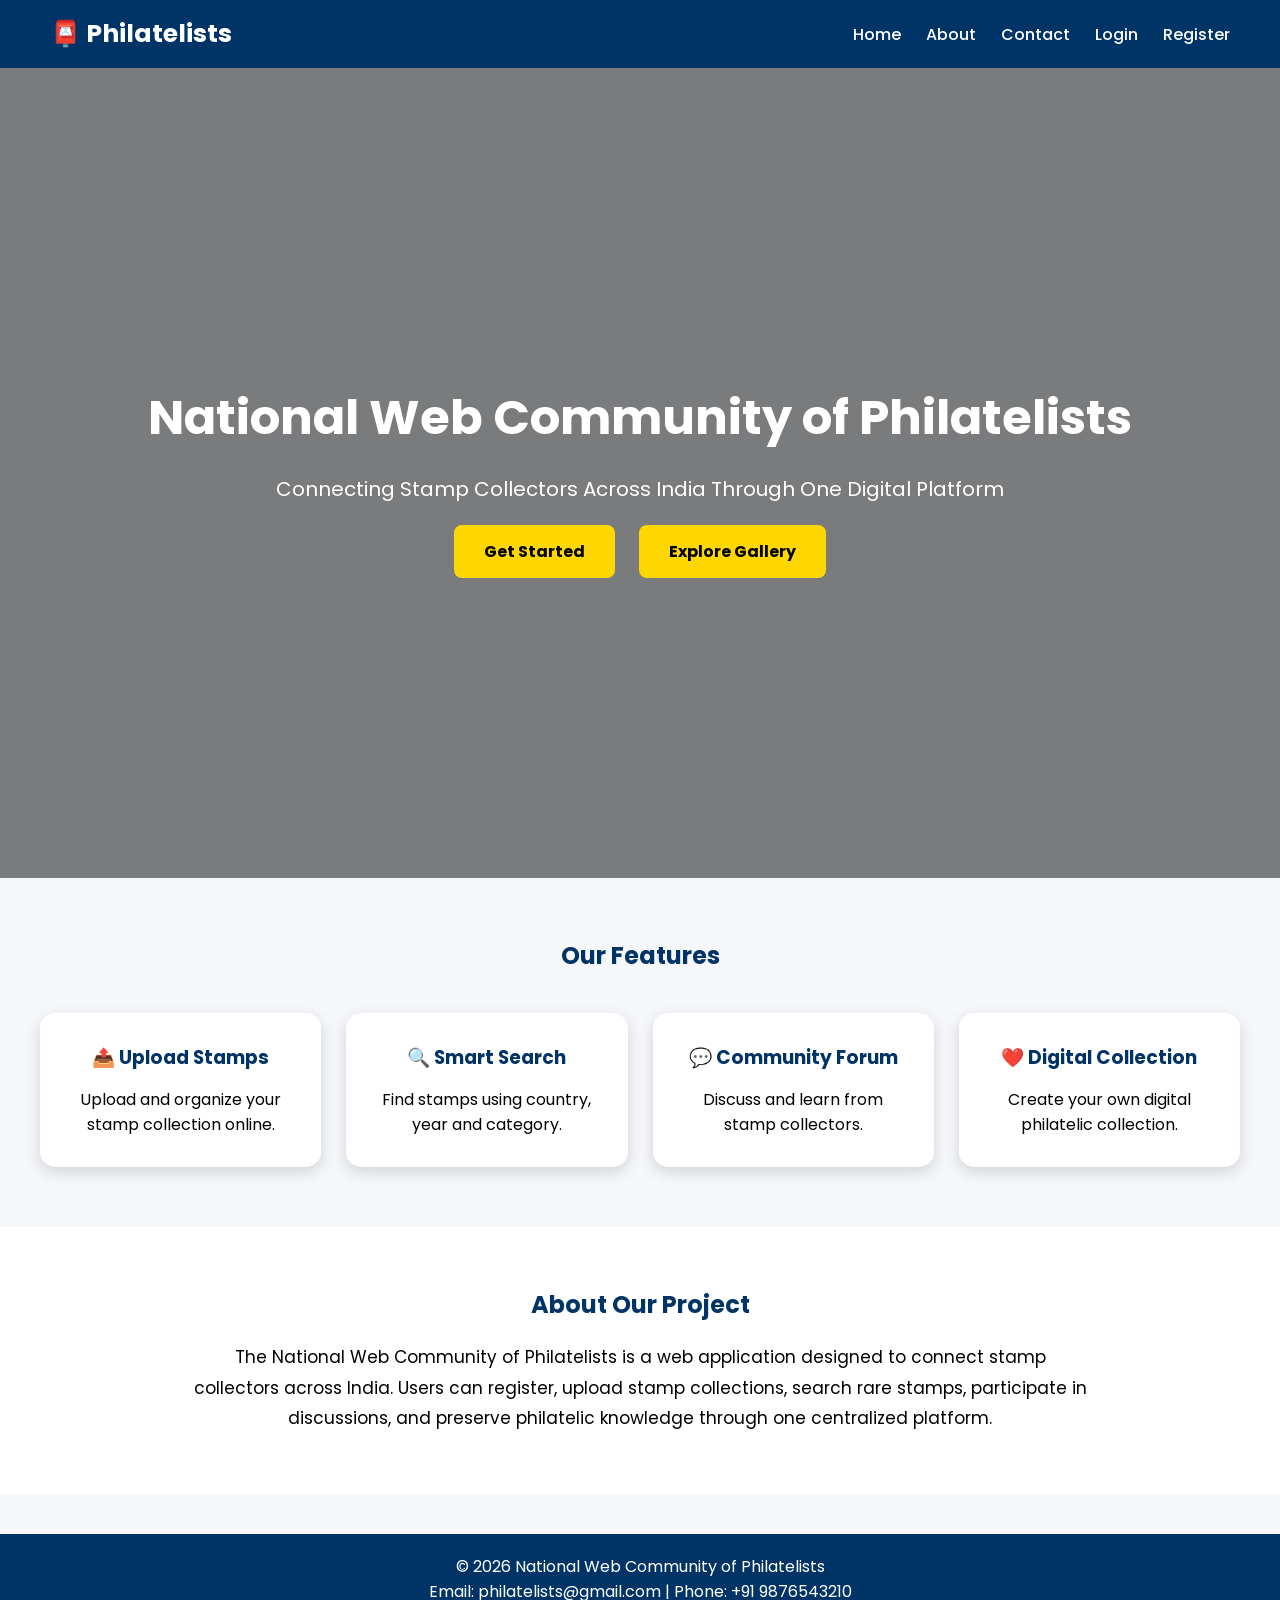
<file: index.html>
<!DOCTYPE html>
<html lang="en">
<head>
<meta charset="UTF-8">
<meta name="viewport" content="width=device-width, initial-scale=1.0">
<title>National Web Community of Philatelists</title>

<link href="https://fonts.googleapis.com/css2?family=Poppins:wght@300;400;500;600;700&display=swap" rel="stylesheet">
<style>

*{
margin:0;
padding:0;
box-sizing:border-box;
font-family:'Poppins',sans-serif;
}

body{
background:#f5f7fa;
}

/* Navbar */

nav{
background:#003366;
display:flex;
justify-content:space-between;
align-items:center;
padding:15px 50px;
}

.logo{
color:white;
font-size:25px;
font-weight:bold;
}

nav ul{
display:flex;
list-style:none;
gap:25px;
}

nav ul li a{
color:white;
text-decoration:none;
font-weight:500;
transition:.3s;
}

nav ul li a:hover{
color:#FFD700;
}

/* Hero */

.hero{

height:90vh;

display:flex;

justify-content:center;

align-items:center;

text-align:center;

background:linear-gradient(rgba(0,0,0,.5),rgba(0,0,0,.5)),
url("https://images.unsplash.com/photo-1516542076529-1ea3854896f2?w=1600");

background-size:cover;

background-position:center;

color:white;

padding:20px;

}

.hero h1{

font-size:48px;

margin-bottom:20px;

}

.hero p{

font-size:20px;

margin-bottom:35px;

}

.btn{

padding:15px 30px;

background:#FFD700;

color:black;

text-decoration:none;

font-weight:bold;

border-radius:8px;

margin:10px;

transition:.3s;

}

.btn:hover{

background:white;

}

/* Features */

.features{

padding:60px 40px;

text-align:center;

}

.features h2{

color:#003366;

margin-bottom:40px;

}

.cards{

display:grid;

grid-template-columns:repeat(auto-fit,minmax(250px,1fr));

gap:25px;

}

.card{

background:white;

padding:30px;

border-radius:15px;

box-shadow:0 5px 15px rgba(0,0,0,.15);

transition:.3s;

}

.card:hover{

transform:translateY(-8px);

}

.card h3{

color:#003366;

margin-bottom:15px;

}

/* About */

.about{

padding:60px;

background:white;

text-align:center;

}

.about h2{

color:#003366;

margin-bottom:20px;

}

.about p{

max-width:900px;

margin:auto;

line-height:1.8;

font-size:17px;

}

/* Footer */

footer{

background:#003366;

color:white;

text-align:center;

padding:20px;

margin-top:40px;

}

</style>

</head>

<body>

<nav>

<div class="logo">📮 Philatelists</div>

<ul>

<li><a href="index.html">Home</a></li>

<li><a href="about.html">About</a></li>

<li><a href="contact.html">Contact</a></li>

<li><a href="login.html">Login</a></li>

<li><a href="register.html">Register</a></li>

</ul>

</nav>

<section class="hero">

<div>

<h1>National Web Community of Philatelists</h1>

<p>
Connecting Stamp Collectors Across India Through One Digital Platform
</p>

<a href="register.html" class="btn">Get Started</a>

<a href="gallery.html" class="btn">Explore Gallery</a>

</div>

</section>

<section class="features">

<h2>Our Features</h2>

<div class="cards">

<div class="card">

<h3>📤 Upload Stamps</h3>

<p>Upload and organize your stamp collection online.</p>

</div>

<div class="card">

<h3>🔍 Smart Search</h3>

<p>Find stamps using country, year and category.</p>

</div>

<div class="card">

<h3>💬 Community Forum</h3>

<p>Discuss and learn from stamp collectors.</p>

</div>

<div class="card">

<h3>❤️ Digital Collection</h3>

<p>Create your own digital philatelic collection.</p>

</div>

</div>

</section>

<section class="about">

<h2>About Our Project</h2>

<p>

The National Web Community of Philatelists is a web application designed to connect stamp collectors across India. Users can register, upload stamp collections, search rare stamps, participate in discussions, and preserve philatelic knowledge through one centralized platform.

</p>

</section>

<footer>

<p>© 2026 National Web Community of Philatelists</p>

<p>Email: philatelists@gmail.com | Phone: +91 9876543210</p>

</footer>

</body>
</html>
</file>
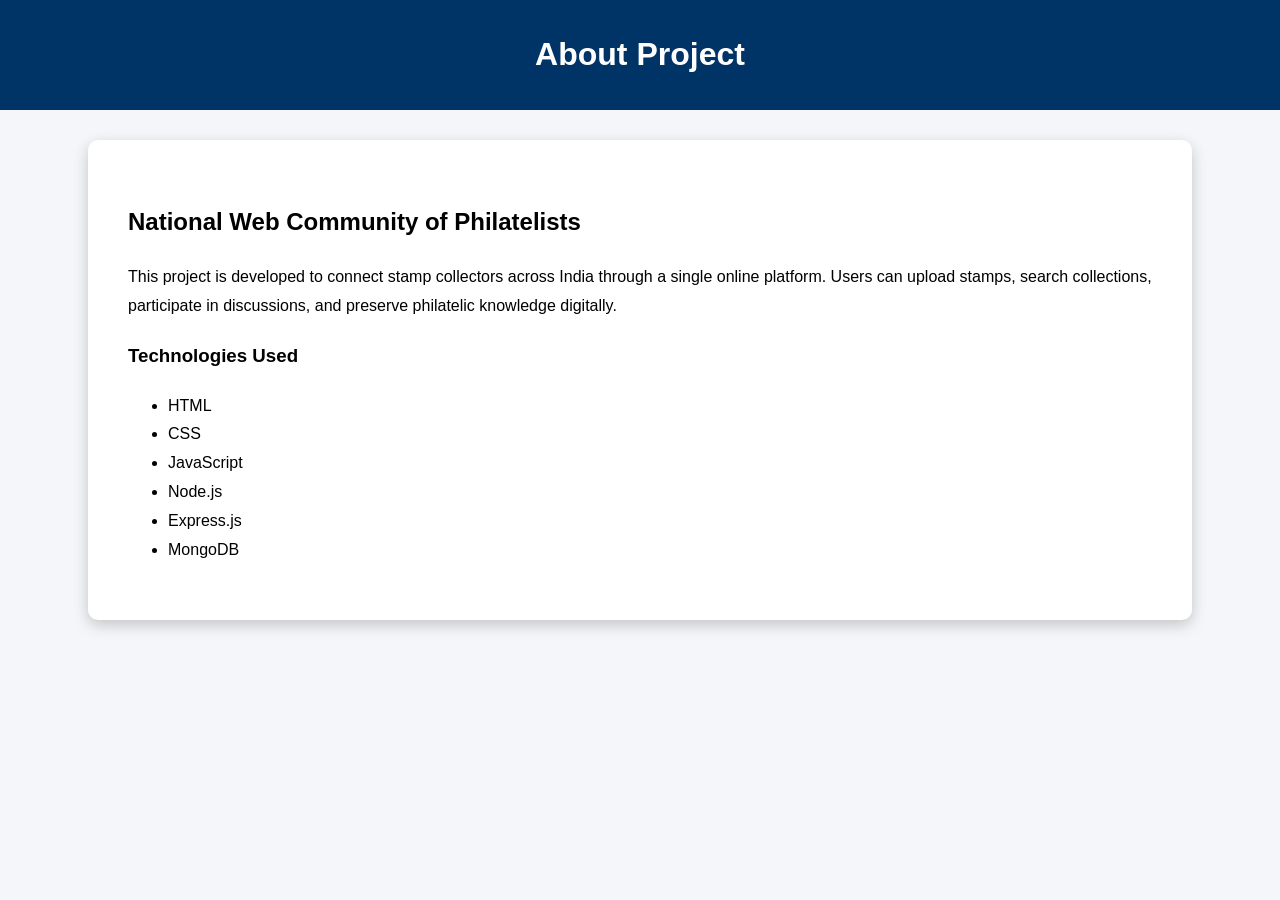
<file: about.html>
<!DOCTYPE html>
<html>
<head>

<title>About</title>

<style>

body{

font-family:Arial;

background:#f4f6f9;

margin:0;

}

header{

background:#003366;

color:white;

padding:15px;

text-align:center;

}

.container{

width:80%;

margin:auto;

padding:40px;

background:white;

margin-top:30px;

border-radius:10px;

box-shadow:0 5px 15px rgba(0,0,0,.2);

line-height:1.8;

}

</style>

</head>

<body>

<header>

<h1>About Project</h1>

</header>

<div class="container">

<h2>National Web Community of Philatelists</h2>

<p>

This project is developed to connect stamp collectors across India through a single online platform.

Users can upload stamps, search collections, participate in discussions, and preserve philatelic knowledge digitally.

</p>

<h3>Technologies Used</h3>

<ul>

<li>HTML</li>

<li>CSS</li>

<li>JavaScript</li>

<li>Node.js</li>

<li>Express.js</li>

<li>MongoDB</li>

</ul>

</div>

</body>
</html>
</file>
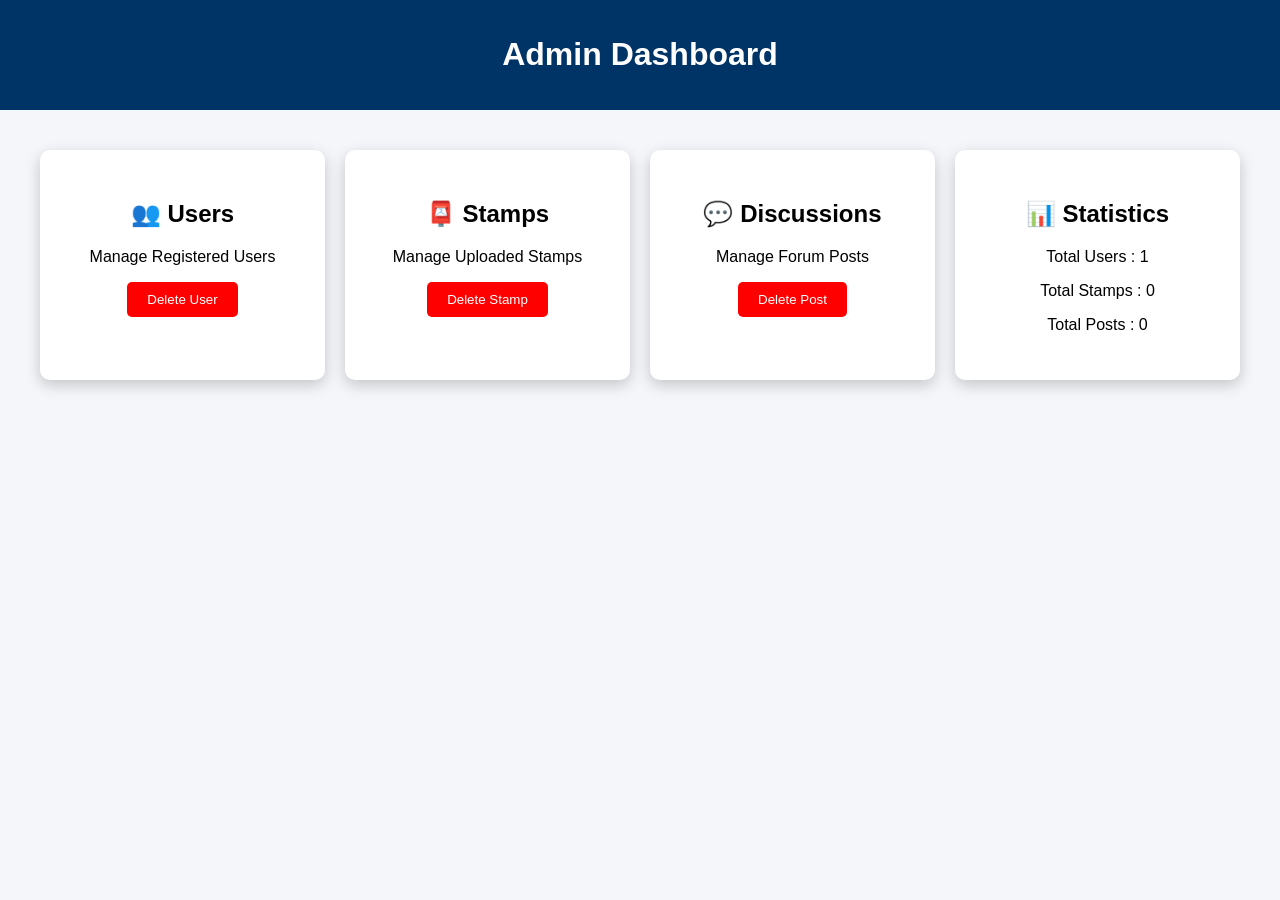
<file: admin.html>
<!DOCTYPE html>
<html>
<head>

<title>Admin Panel</title>

<style>

body{
font-family:Arial;
background:#f4f6f9;
margin:0;
}

header{
background:#003366;
color:white;
padding:15px;
text-align:center;
}

.container{
display:grid;
grid-template-columns:repeat(auto-fit,minmax(250px,1fr));
gap:20px;
padding:40px;
}

.card{

background:white;

padding:30px;

text-align:center;

border-radius:10px;

box-shadow:0 5px 15px rgba(0,0,0,.2);

}

button{

padding:10px 20px;

background:red;

color:white;

border:none;

border-radius:5px;

cursor:pointer;

}

</style>

</head>

<body>

<header>

<h1>Admin Dashboard</h1>

</header>

<div class="container">

<div class="card">

<h2>👥 Users</h2>

<p>Manage Registered Users</p>

<button>Delete User</button>

</div>

<div class="card">

<h2>📮 Stamps</h2>

<p>Manage Uploaded Stamps</p>

<button>Delete Stamp</button>

</div>

<div class="card">

<h2>💬 Discussions</h2>

<p>Manage Forum Posts</p>

<button>Delete Post</button>

</div>

<div class="card">

<h2>📊 Statistics</h2>

<p>Total Users : 1</p>

<p>Total Stamps : 0</p>

<p>Total Posts : 0</p>

</div>

</div>

</body>
</html>
</file>
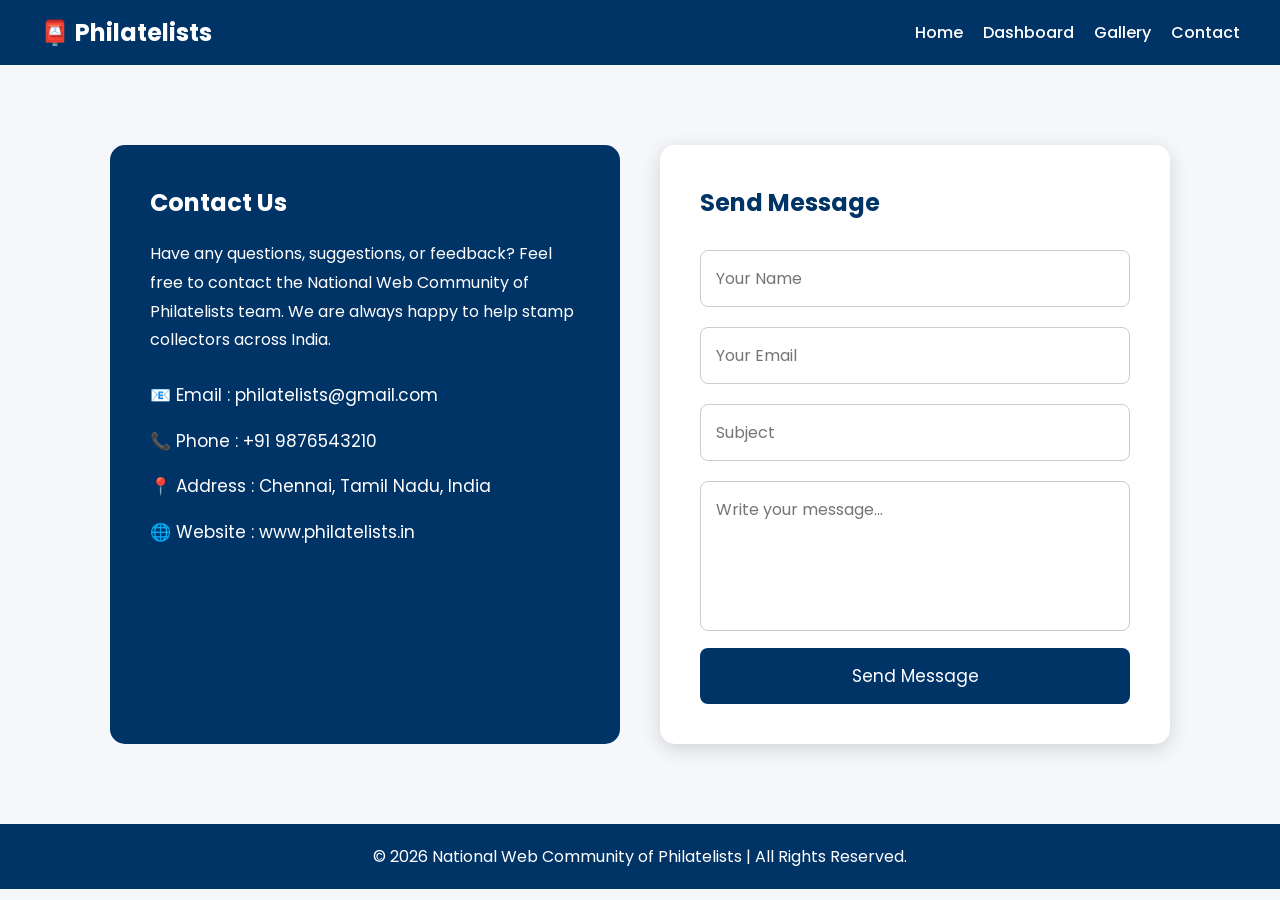
<file: contact.html>
<!DOCTYPE html>
<html lang="en">
<head>
<meta charset="UTF-8">
<meta name="viewport" content="width=device-width, initial-scale=1.0">

<title>Contact Us</title>

<link href="https://fonts.googleapis.com/css2?family=Poppins:wght@300;400;500;600;700&display=swap" rel="stylesheet">

<style>

*{
margin:0;
padding:0;
box-sizing:border-box;
font-family:'Poppins',sans-serif;
}

body{
background:#f5f7fa;
}

/* Navbar */

nav{
background:#003366;
padding:15px 40px;
display:flex;
justify-content:space-between;
align-items:center;
}

nav h2{
color:white;
}

nav ul{
display:flex;
list-style:none;
gap:20px;
}

nav ul li a{
color:white;
text-decoration:none;
font-weight:500;
}

nav ul li a:hover{
color:#FFD700;
}

/* Contact Section */

.contact{

max-width:1100px;

margin:60px auto;

display:grid;

grid-template-columns:1fr 1fr;

gap:40px;

padding:20px;

}

.left{

background:#003366;

color:white;

padding:40px;

border-radius:15px;

}

.left h1{

margin-bottom:20px;

}

.left p{

line-height:1.8;

margin-bottom:20px;

}

.info{

margin-top:25px;

}

.info p{

margin:15px 0;

font-size:17px;

}

.right{

background:white;

padding:40px;

border-radius:15px;

box-shadow:0 5px 20px rgba(0,0,0,.15);

}

.right h2{

margin-bottom:20px;

color:#003366;

}

input,textarea{

width:100%;

padding:15px;

margin:10px 0;

border:1px solid #ccc;

border-radius:8px;

font-size:16px;

}

textarea{

height:150px;

resize:none;

}

button{

width:100%;

padding:15px;

background:#003366;

color:white;

border:none;

border-radius:8px;

font-size:17px;

cursor:pointer;

}

button:hover{

background:#0055aa;

}

footer{

background:#003366;

color:white;

text-align:center;

padding:20px;

margin-top:50px;

}

@media(max-width:768px){

.contact{

grid-template-columns:1fr;

}

nav{

flex-direction:column;

}

nav ul{

margin-top:15px;

flex-wrap:wrap;

justify-content:center;

}

}

</style>

</head>

<body>

<nav>

<h2>📮 Philatelists</h2>

<ul>

<li><a href="index.html">Home</a></li>

<li><a href="dashboard.html">Dashboard</a></li>

<li><a href="gallery.html">Gallery</a></li>

<li><a href="contact.html">Contact</a></li>

</ul>

</nav>

<section class="contact">

<div class="left">

<h1>Contact Us</h1>

<p>

Have any questions, suggestions, or feedback?

Feel free to contact the National Web Community of Philatelists team.

We are always happy to help stamp collectors across India.

</p>

<div class="info">

<p>📧 Email : philatelists@gmail.com</p>

<p>📞 Phone : +91 9876543210</p>

<p>📍 Address : Chennai, Tamil Nadu, India</p>

<p>🌐 Website : www.philatelists.in</p>

</div>

</div>

<div class="right">

<h2>Send Message</h2>

<form id="contactForm">

<input type="text" placeholder="Your Name" required>

<input type="email" placeholder="Your Email" required>

<input type="text" placeholder="Subject" required>

<textarea placeholder="Write your message..." required></textarea>

<button type="submit">Send Message</button>

</form>

</div>

</section>

<footer>

© 2026 National Web Community of Philatelists | All Rights Reserved.

</footer>

<script>

document.getElementById("contactForm").addEventListener("submit",function(e){

e.preventDefault();

alert("✅ Thank you! Your message has been sent successfully.");

this.reset();

});

</script>

</body>
</html>
</file>
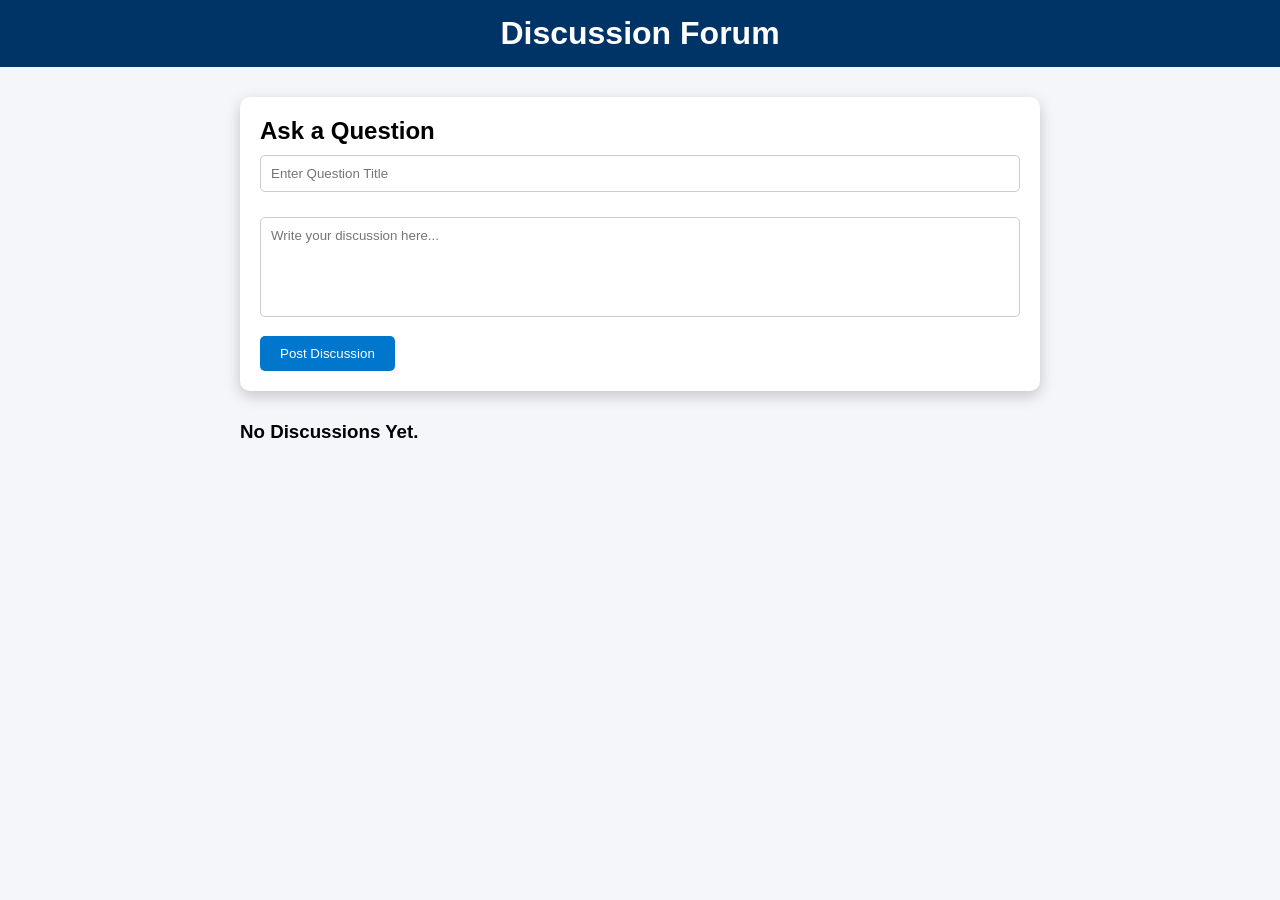
<file: forum.html>
<!DOCTYPE html>
<html lang="en">
<head>
<meta charset="UTF-8">
<meta name="viewport" content="width=device-width, initial-scale=1.0">
<title>Discussion Forum</title>

<style>

*{
margin:0;
padding:0;
box-sizing:border-box;
font-family:Arial,sans-serif;
}

body{
background:#f4f6f9;
}

header{
background:#003366;
color:white;
padding:15px;
text-align:center;
}

.container{
width:80%;
max-width:800px;
margin:30px auto;
}

form{
background:white;
padding:20px;
border-radius:10px;
box-shadow:0 5px 15px rgba(0,0,0,.2);
margin-bottom:30px;
}

input,textarea{
width:100%;
padding:10px;
margin-top:10px;
margin-bottom:15px;
border:1px solid #ccc;
border-radius:5px;
}

textarea{
height:100px;
resize:none;
}

button{
background:#0077cc;
color:white;
padding:10px 20px;
border:none;
border-radius:5px;
cursor:pointer;
}

button:hover{
background:#005fa3;
}

.post{
background:white;
padding:20px;
margin-bottom:20px;
border-radius:10px;
box-shadow:0 5px 15px rgba(0,0,0,.2);
}

.post h3{
color:#003366;
margin-bottom:10px;
}

.post p{
margin-bottom:15px;
color:#444;
}

.actions button{
margin-right:10px;
}

</style>

</head>
<body>

<header>
<h1>Discussion Forum</h1>
</header>

<div class="container">

<form id="forumForm">

<h2>Ask a Question</h2>

<input type="text" id="title" placeholder="Enter Question Title" required>

<textarea id="description" placeholder="Write your discussion here..." required></textarea>

<button type="submit">Post Discussion</button>

</form>

<div id="posts"></div>

</div>

<script>

let posts = JSON.parse(localStorage.getItem("posts")) || [];

function displayPosts(){

let output = "";

if(posts.length === 0){
output = "<h3>No Discussions Yet.</h3>";
}else{

posts.forEach(function(post,index){

output += `
<div class="post">

<h3>${post.title}</h3>

<p>${post.description}</p>

<div class="actions">
<button onclick="likePost(${index})">👍 Like</button>
<button onclick="commentPost()">💬 Comment</button>
</div>

</div>
`;

});

}

document.getElementById("posts").innerHTML = output;

}

displayPosts();

document.getElementById("forumForm").addEventListener("submit",function(e){

e.preventDefault();

let title = document.getElementById("title").value;
let description = document.getElementById("description").value;

posts.push({
title:title,
description:description
});

localStorage.setItem("posts",JSON.stringify(posts));

document.getElementById("forumForm").reset();

displayPosts();

});

function likePost(index){

alert("👍 You liked this discussion!");

}

function commentPost(){

let comment = prompt("Enter your comment:");

if(comment){
alert("Comment Added Successfully!");
}

}

</script>

</body>
</html>
</file>
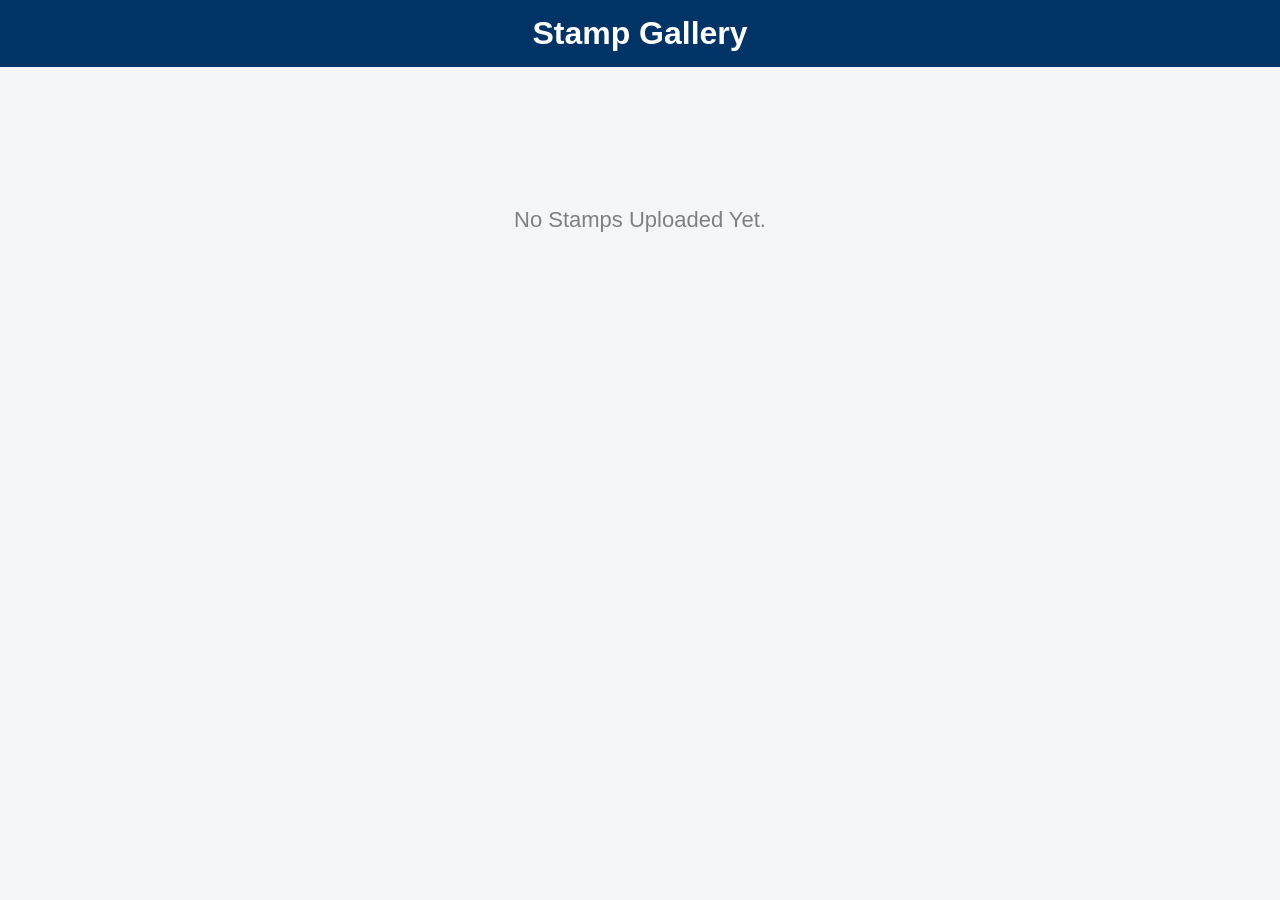
<file: gallery.html>
<!DOCTYPE html>
<html lang="en">
<head>
<meta charset="UTF-8">
<meta name="viewport" content="width=device-width, initial-scale=1.0">
<title>Stamp Gallery</title>

<style>

*{
margin:0;
padding:0;
box-sizing:border-box;
font-family:Arial,sans-serif;
}

body{
background:#f4f6f9;
}

header{
background:#003366;
color:white;
padding:15px;
text-align:center;
}

.container{
display:grid;
grid-template-columns:repeat(auto-fit,minmax(300px,1fr));
gap:20px;
padding:30px;
}

.card{
background:white;
border-radius:10px;
box-shadow:0 5px 15px rgba(0,0,0,.2);
overflow:hidden;
}

.card img{
width:100%;
height:220px;
object-fit:cover;
}

.card-content{
padding:15px;
}

.card-content h3{
color:#003366;
margin-bottom:10px;
}

.card-content p{
margin:6px 0;
color:#555;
}

.btns{
display:flex;
justify-content:space-between;
margin-top:15px;
}

button{
padding:10px 15px;
border:none;
border-radius:5px;
cursor:pointer;
color:white;
}

.like{
background:#28a745;
color:#bedac4;

}

.comment{
background:#0077cc;
color:#7691a5
}

.delete{
background:#060f3b;
color:#868daf;
}
.empty{
text-align:center;
margin-top:80px;
font-size:22px;
color:gray;
}

</style>

</head>
<body>

<header>
<h1>Stamp Gallery</h1>
</header>

<div class="container" id="gallery"></div>

<p class="empty" id="empty"></p>

<script>

let stamps = JSON.parse(localStorage.getItem("stamps")) || [];

let gallery = document.getElementById("gallery");

if(stamps.length==0){

document.getElementById("empty").innerHTML="No Stamps Uploaded Yet.";

}else{

stamps.forEach(function(stamp, index){

gallery.innerHTML += `

<div class="card">

<img src="${stamp.image }"alt="${stamp.title}">

<div class="card-content">

<h3>${stamp.name}</h3>

<p><b>Country:</b> ${stamp.country}</p>

<p><b>Year:</b> ${stamp.year}</p>

<p><b>Category:</b> ${stamp.category}</p>

<p>${stamp.description}</p>

<div class="btns">
    <button class="like" onclick="likeStamp(${index})">👍 Like</button>

    <button class="comment" onclick="commentStamp(${index})">💬 Comment</button>

    <button class="delete" onclick="deleteStamp(${index})">🗑 Delete</button>
</div>

</div>

</div>

`;

});

}
function likeStamp(index){
    alert("Liked!");
}

function commentStamp(index){
    let comment = prompt("Enter your comment:");
    if(comment){
        alert("Comment Added: " + comment);
    }
}

function deleteStamp(index){
    let stamps = JSON.parse(localStorage.getItem("stamps")) || [];

    if(confirm("Delete this stamp?")){
        stamps.splice(index,1);
        localStorage.setItem("stamps", JSON.stringify(stamps));
        location.reload();
    }
}

</script>

</body>
</html>
</file>
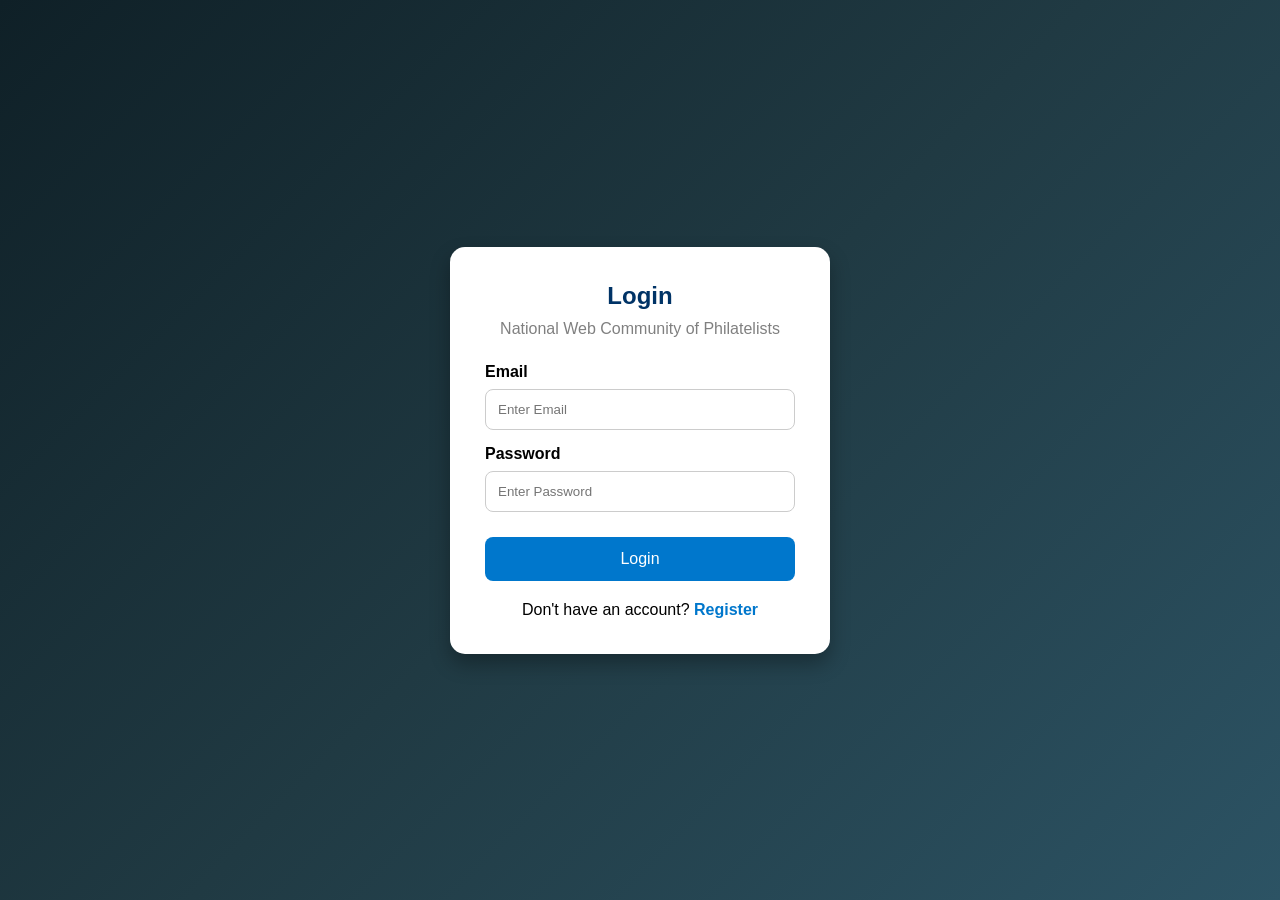
<file: Login.html>
<!DOCTYPE html>
<html lang="en">
<head>
<meta charset="UTF-8">
<meta name="viewport" content="width=device-width, initial-scale=1.0">
<title>Login | National Web Community of Philatelists</title>

<style>

*{
margin:0;
padding:0;
box-sizing:border-box;
font-family:Arial, sans-serif;
}

body{
height:100vh;
display:flex;
justify-content:center;
align-items:center;
background:linear-gradient(135deg,#0f2027,#203a43,#2c5364);
}

.container{
width:380px;
background:white;
padding:35px;
border-radius:15px;
box-shadow:0 10px 20px rgba(0,0,0,.3);
}

h2{
text-align:center;
color:#003366;
margin-bottom:10px;
}

p{
text-align:center;
color:gray;
margin-bottom:25px;
}

label{
display:block;
margin-top:15px;
font-weight:bold;
}

input{
width:100%;
padding:12px;
margin-top:8px;
border:1px solid #ccc;
border-radius:8px;
outline:none;
}

input:focus{
border-color:#0077cc;
}

button{
width:100%;
padding:13px;
margin-top:25px;
background:#0077cc;
color:white;
border:none;
border-radius:8px;
font-size:16px;
cursor:pointer;
}

button:hover{
background:#005fa3;
}

.register{
text-align:center;
margin-top:20px;
}

.register a{
text-decoration:none;
color:#0077cc;
font-weight:bold;
}

.message{
text-align:center;
margin-top:15px;
font-weight:bold;
color:green;
}

</style>

</head>
<body>

<div class="container">

<h2>Login</h2>

<p>National Web Community of Philatelists</p>

<form id="loginForm">

<label>Email</label>
<input type="email" id="email" placeholder="Enter Email" required>

<label>Password</label>
<input type="password" id="password" placeholder="Enter Password" required>

<button type="submit">Login</button>

</form>

<div class="message" id="msg"></div>

<div class="register">
Don't have an account?
<a href="register.html">Register</a>
</div>

</div>

<script>
document.getElementById("loginForm").addEventListener("submit", function(e){

    e.preventDefault();

    let email = document.getElementById("email").value;
    let password = document.getElementById("password").value;

    let user = JSON.parse(localStorage.getItem("user"));

    if(user && email === user.email && password === user.password){
        alert("Login Successful ✅");
        sessionStorage.setItem("showWelcome", "true");
        window.location.href = "dashboard.html";
    } else {
        alert("Invalid Email or Password ❌");
    }

});
function logout(){

    localStorage.removeItem("user");

    window.location.replace("login.html");

}
</script>

</body>
</html>
</file>
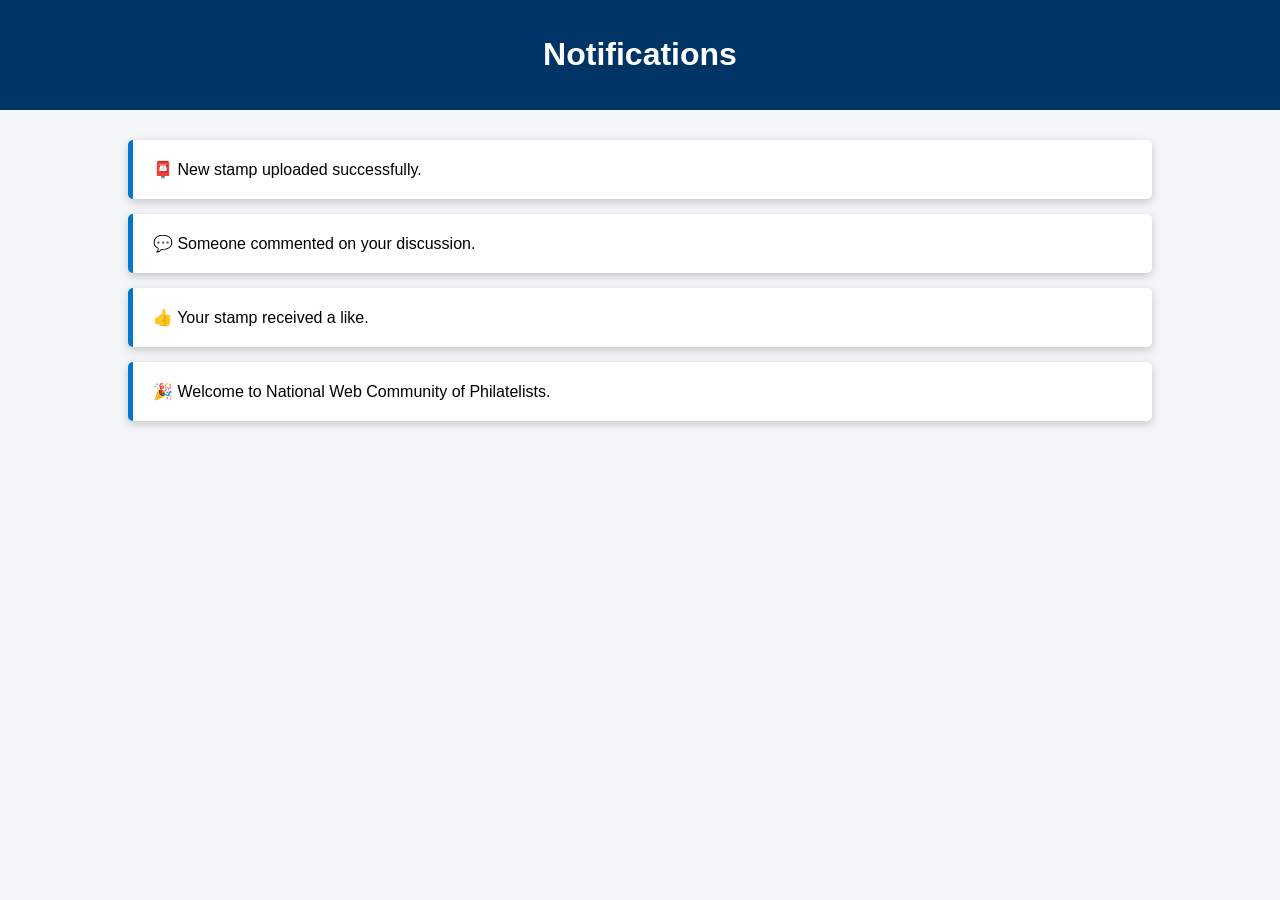
<file: notifications.html>
<!DOCTYPE html>
<html>
<head>
<title>Notifications</title>

<style>

body{
font-family:Arial;
background:#f4f6f9;
margin:0;
}

header{
background:#003366;
color:white;
padding:15px;
text-align:center;
}

.container{
width:80%;
margin:30px auto;
}

.notification{
background:white;
padding:20px;
margin-bottom:15px;
border-left:5px solid #0077cc;
box-shadow:0 3px 10px rgba(0,0,0,.2);
border-radius:5px;
}

</style>

</head>

<body>

<header>
<h1>Notifications</h1>
</header>

<div class="container">

<div class="notification">
📮 New stamp uploaded successfully.
</div>

<div class="notification">
💬 Someone commented on your discussion.
</div>

<div class="notification">
👍 Your stamp received a like.
</div>

<div class="notification">
🎉 Welcome to National Web Community of Philatelists.
</div>

</div>

</body>
</html>
</file>
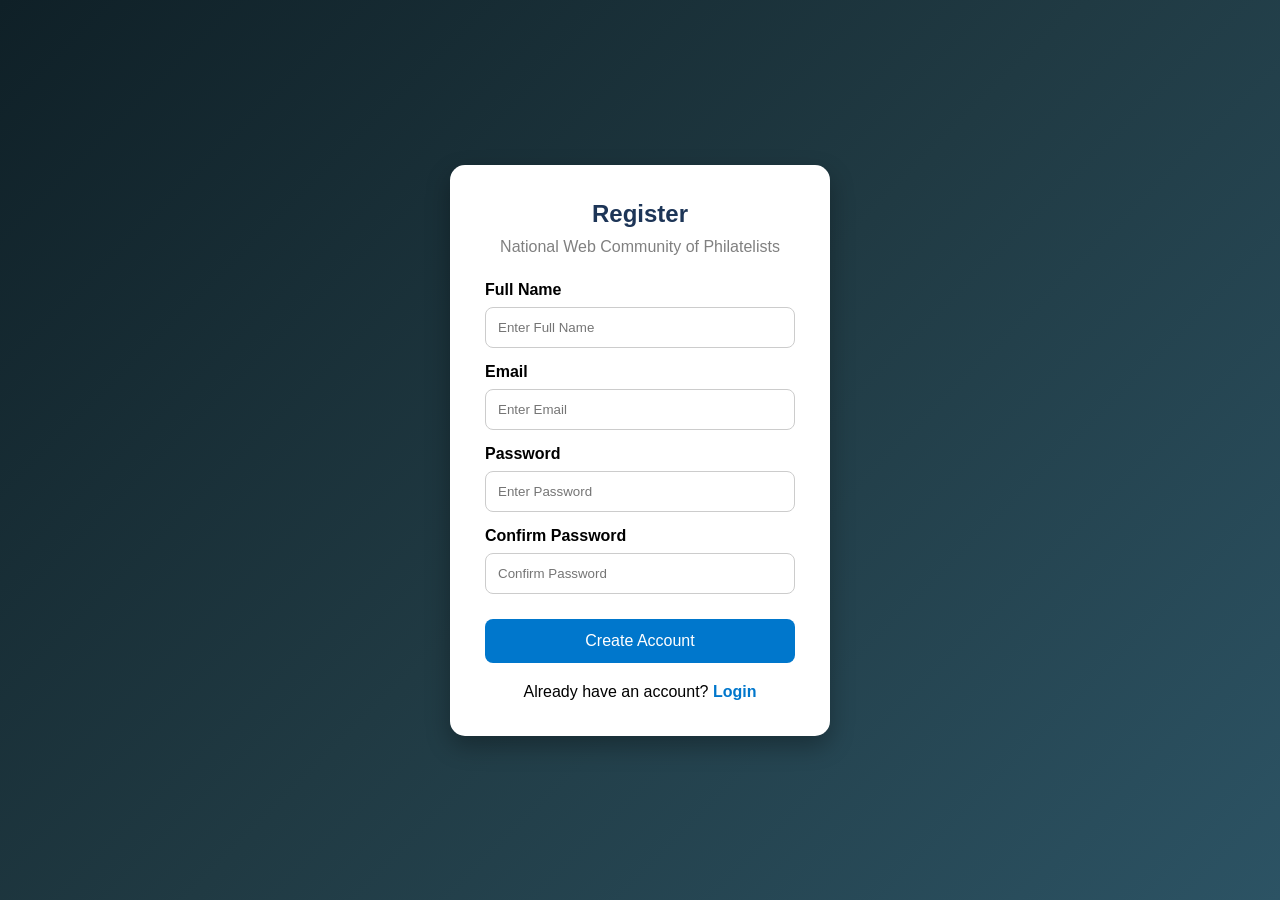
<file: Register.html>
<!DOCTYPE html>
<html lang="en">
<head>
<meta charset="UTF-8">
<meta name="viewport" content="width=device-width, initial-scale=1.0">
<title>Register | National Web Community of Philatelists</title>

<style>
*{
    margin:0;
    padding:0;
    box-sizing:border-box;
    font-family:Arial, Helvetica, sans-serif;
}

body{
    background:linear-gradient(135deg,#0f2027,#203a43,#2c5364);
    display:flex;
    justify-content:center;
    align-items:center;
    height:100vh;
}

.container{
    width:380px;
    background:#fff;
    padding:35px;
    border-radius:15px;
    box-shadow:0 10px 25px rgba(0,0,0,.3);
}

h2{
    text-align:center;
    margin-bottom:10px;
    color:#1d3557;
}

p{
    text-align:center;
    color:gray;
    margin-bottom:25px;
}

label{
    display:block;
    margin-top:15px;
    font-weight:bold;
}

input{
    width:100%;
    padding:12px;
    margin-top:8px;
    border:1px solid #ccc;
    border-radius:8px;
    outline:none;
}

input:focus{
    border-color:#0077cc;
}

button{
    width:100%;
    padding:13px;
    margin-top:25px;
    background:#0077cc;
    color:white;
    border:none;
    border-radius:8px;
    cursor:pointer;
    font-size:16px;
}

button:hover{
    background:#005fa3;
}

.login{
    text-align:center;
    margin-top:20px;
}

.login a{
    text-decoration:none;
    color:#0077cc;
    font-weight:bold;
}

.message{
    margin-top:15px;
    text-align:center;
    color:green;
    font-weight:bold;
}
</style>

</head>
<body>

<div class="container">

<h2>Register</h2>
<p>National Web Community of Philatelists</p>

<form id="registerForm">

<label>Full Name</label>
<input type="text" id="name" placeholder="Enter Full Name" required>

<label>Email</label>
<input type="email" id="email" placeholder="Enter Email" required>

<label>Password</label>
<input type="password" id="password" placeholder="Enter Password" required>

<label>Confirm Password</label>
<input type="password" id="confirmPassword" placeholder="Confirm Password" required>

<button type="submit">Create Account</button>

</form>

<div class="message" id="msg"></div>

<div class="login">
Already have an account?
<a href="login.html">Login</a>
</div>

</div>

<script>

document.getElementById("registerForm").addEventListener("submit", function(e){

    e.preventDefault();

    let name = document.getElementById("name").value;
    let email = document.getElementById("email").value;
    let password = document.getElementById("password").value;
    let confirm = document.getElementById("confirmPassword").value;

    if(password !== confirm){
        alert("Passwords do not match!");
        return;
    }

    let user = {
        name: name,
        email: email,
        password: password
    };

    localStorage.setItem("user", JSON.stringify(user));

    document.getElementById("msg").innerHTML = "Registration Successful ✅";

    setTimeout(function(){
        window.location.href = "login.html";
    },1000);

});

</script>

</body>
</html>
</file>
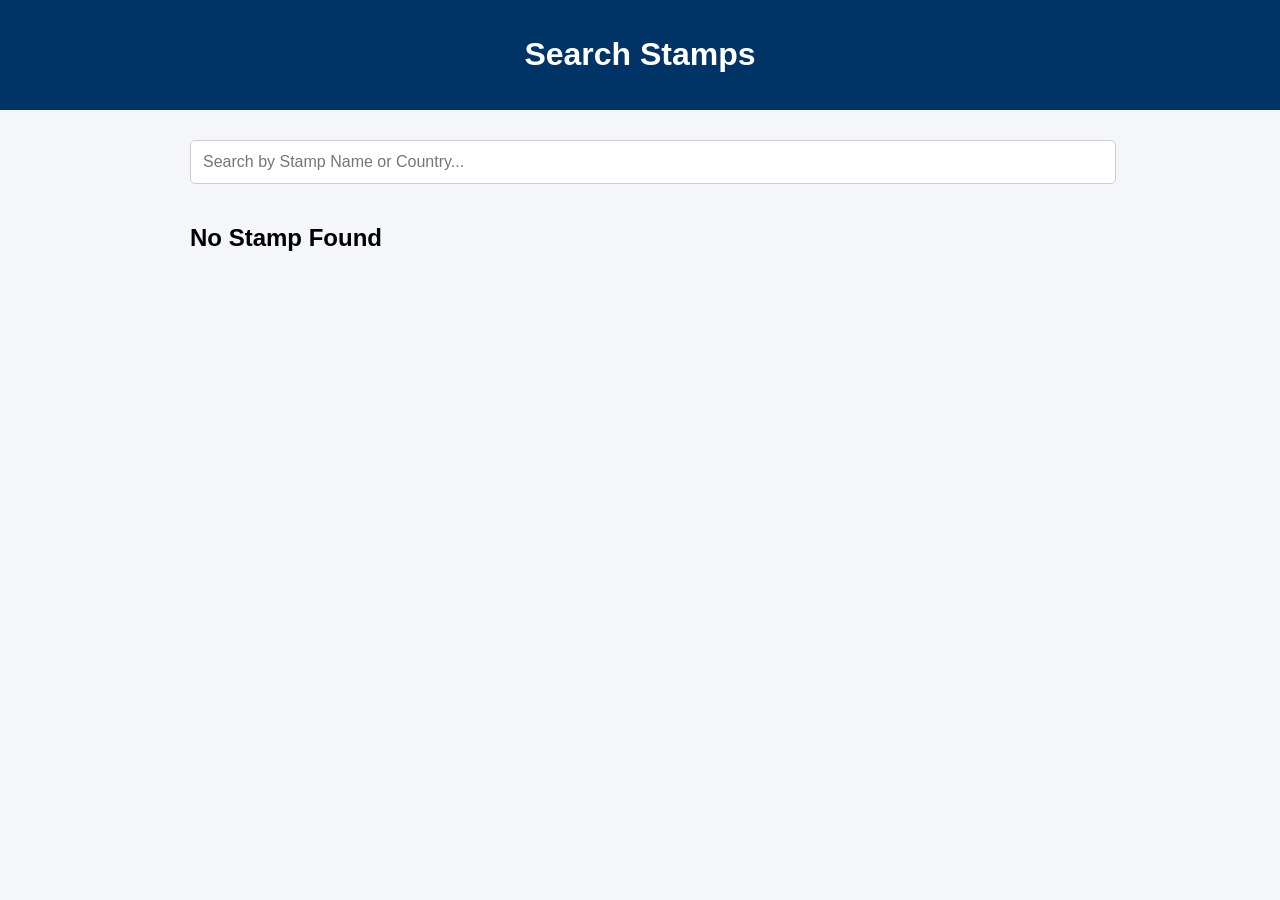
<file: search.html>
<!DOCTYPE html>
<html lang="en">
<head>
<meta charset="UTF-8">
<meta name="viewport" content="width=device-width, initial-scale=1.0">
<title>Search Stamps</title>

<style>

body{
font-family:Arial,sans-serif;
background:#f4f6f9;
margin:0;
}

header{
background:#003366;
color:white;
padding:15px;
text-align:center;
}

.container{
width:90%;
max-width:900px;
margin:30px auto;
}

input{
width:100%;
padding:12px;
font-size:16px;
border:1px solid #ccc;
border-radius:5px;
margin-bottom:20px;
}

.card{
background:white;
padding:20px;
margin-bottom:15px;
border-radius:10px;
box-shadow:0 3px 10px rgba(0,0,0,0.2);
}

.card img{
width:120px;
height:120px;
object-fit:cover;
border-radius:5px;
}

</style>

</head>

<body>

<header>
<h1>Search Stamps</h1>
</header>

<div class="container">

<input type="text" id="search" placeholder="Search by Stamp Name or Country..." onkeyup="searchStamp()">

<div id="result"></div>

</div>

<script>

let stamps = JSON.parse(localStorage.getItem("stamps")) || [];

function display(data){

let output="";

if(data.length==0){

output="<h2>No Stamp Found</h2>";

}else{

data.forEach(stamp=>{

output+=`

<div class="card">

<img src="${stamp.image || 'https://via.placeholder.com/120'}">

<h3>${stamp.name}</h3>

<p><b>Country:</b> ${stamp.country}</p>

<p><b>Year:</b> ${stamp.year}</p>

<p><b>Category:</b> ${stamp.category}</p>

<p>${stamp.description}</p>

</div>

`;

});

}

document.getElementById("result").innerHTML=output;

}

display(stamps);

function searchStamp(){

let value=document.getElementById("search").value.toLowerCase();

let filtered=stamps.filter(stamp=>

stamp.name.toLowerCase().includes(value) ||

stamp.country.toLowerCase().includes(value)

);

display(filtered);

}

</script>

</body>
</html>
</file>
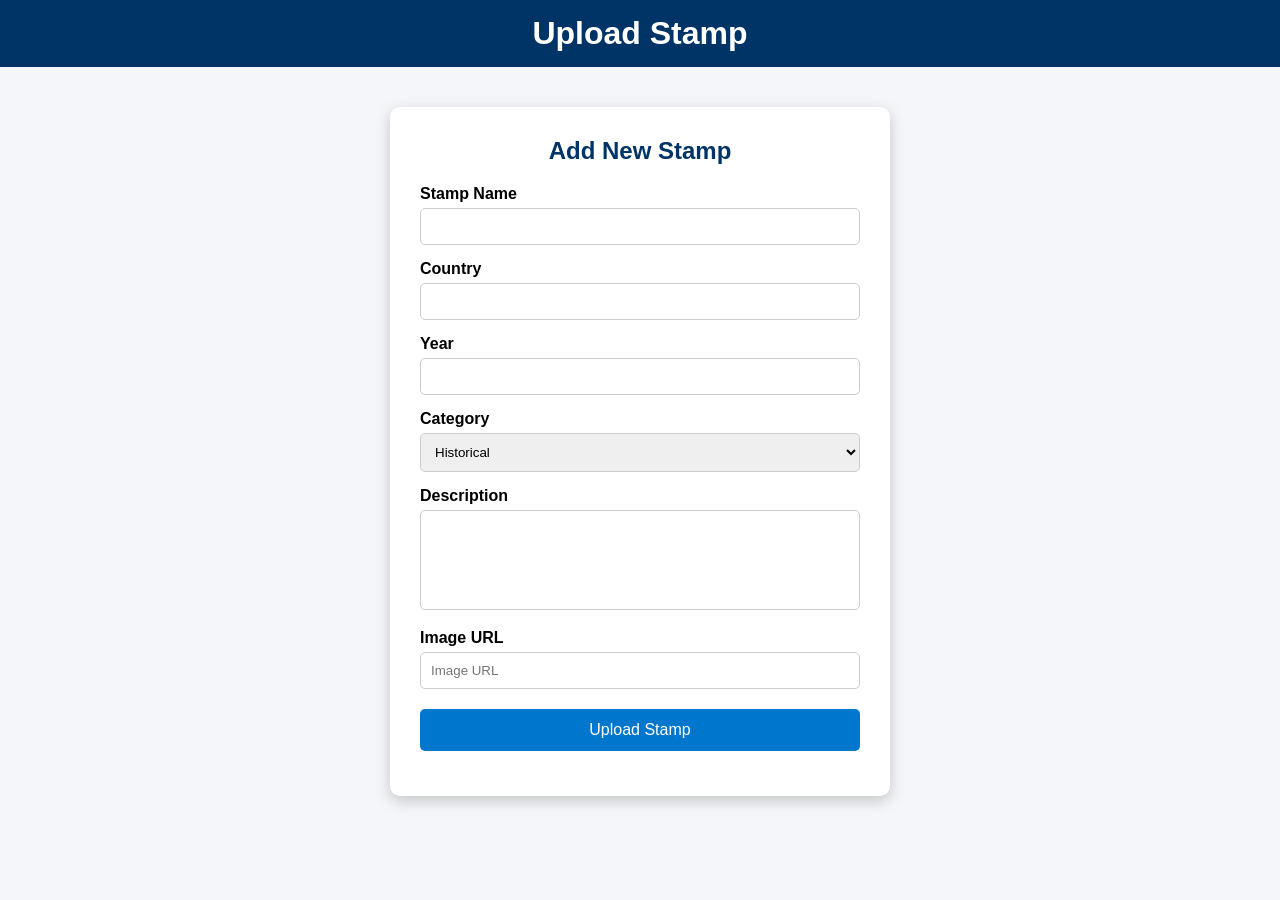
<file: upload.html>
<!DOCTYPE html>
<html lang="en">
<head>
<meta charset="UTF-8">
<meta name="viewport" content="width=device-width, initial-scale=1.0">
<title>Upload Stamp</title>

<style>

*{
margin:0;
padding:0;
box-sizing:border-box;
font-family:Arial,sans-serif;
}

body{
background:#f4f6f9;
}

header{
background:#003366;
color:white;
padding:15px;
text-align:center;
}

.container{
width:500px;
margin:40px auto;
background:white;
padding:30px;
border-radius:10px;
box-shadow:0 5px 15px rgba(0,0,0,.2);
}

h2{
text-align:center;
margin-bottom:20px;
color:#003366;
}

label{
display:block;
margin-top:15px;
font-weight:bold;
}

input,select,textarea{
width:100%;
padding:10px;
margin-top:5px;
border:1px solid #ccc;
border-radius:5px;
}

textarea{
height:100px;
resize:none;
}

button{
width:100%;
padding:12px;
margin-top:20px;
background:#0077cc;
color:white;
border:none;
border-radius:5px;
font-size:16px;
cursor:pointer;
}

button:hover{
background:#005fa3;
}

#msg{
text-align:center;
margin-top:15px;
color:green;
font-weight:bold;
}

</style>

</head>
<body>

<header>
<h1>Upload Stamp</h1>
</header>

<div class="container">

<h2>Add New Stamp</h2>

<form id="uploadForm">

<label>Stamp Name</label>
<input type="text" id="stampName" required>

<label>Country</label>
<input type="text" id="country" required>

<label>Year</label>
<input type="number" id="year" required>

<label>Category</label>
<select id="category">
<option>Historical</option>
<option>Wildlife</option>
<option>Sports</option>
<option>Culture</option>
<option>Space</option>
<option>National Event</option>
<option>Personality</option>
<option>Flora</option>
<option>Royalty</option>
<option>Monument</option>
<option>Birds</option>
<option>Classic</option>
<option>Other</option>
</select>

<label>Description</label>
<textarea id="description"></textarea>

<label>Image URL</label>
<input type="text" id="image" placeholder="Image URL">

<button type="submit">Upload Stamp</button>

</form>

<p id="msg"></p>

</div>

<script>

document.getElementById("uploadForm").addEventListener("submit",function(e){

e.preventDefault();

let stamp={
name:document.getElementById("stampName").value,
country:document.getElementById("country").value,
year:document.getElementById("year").value,
category:document.getElementById("category").value,
description:document.getElementById("description").value,
image:document.getElementById("image").value
};

let stamps=JSON.parse(localStorage.getItem("stamps")) || [];

stamps.push(stamp);

localStorage.setItem("stamps",JSON.stringify(stamps));

document.getElementById("msg").innerHTML="✅ Stamp Uploaded Successfully";

document.getElementById("uploadForm").reset();

setTimeout(function(){
window.location.href="gallery.html";
},1000);

});

</script>

</body>
</html>
</file>
